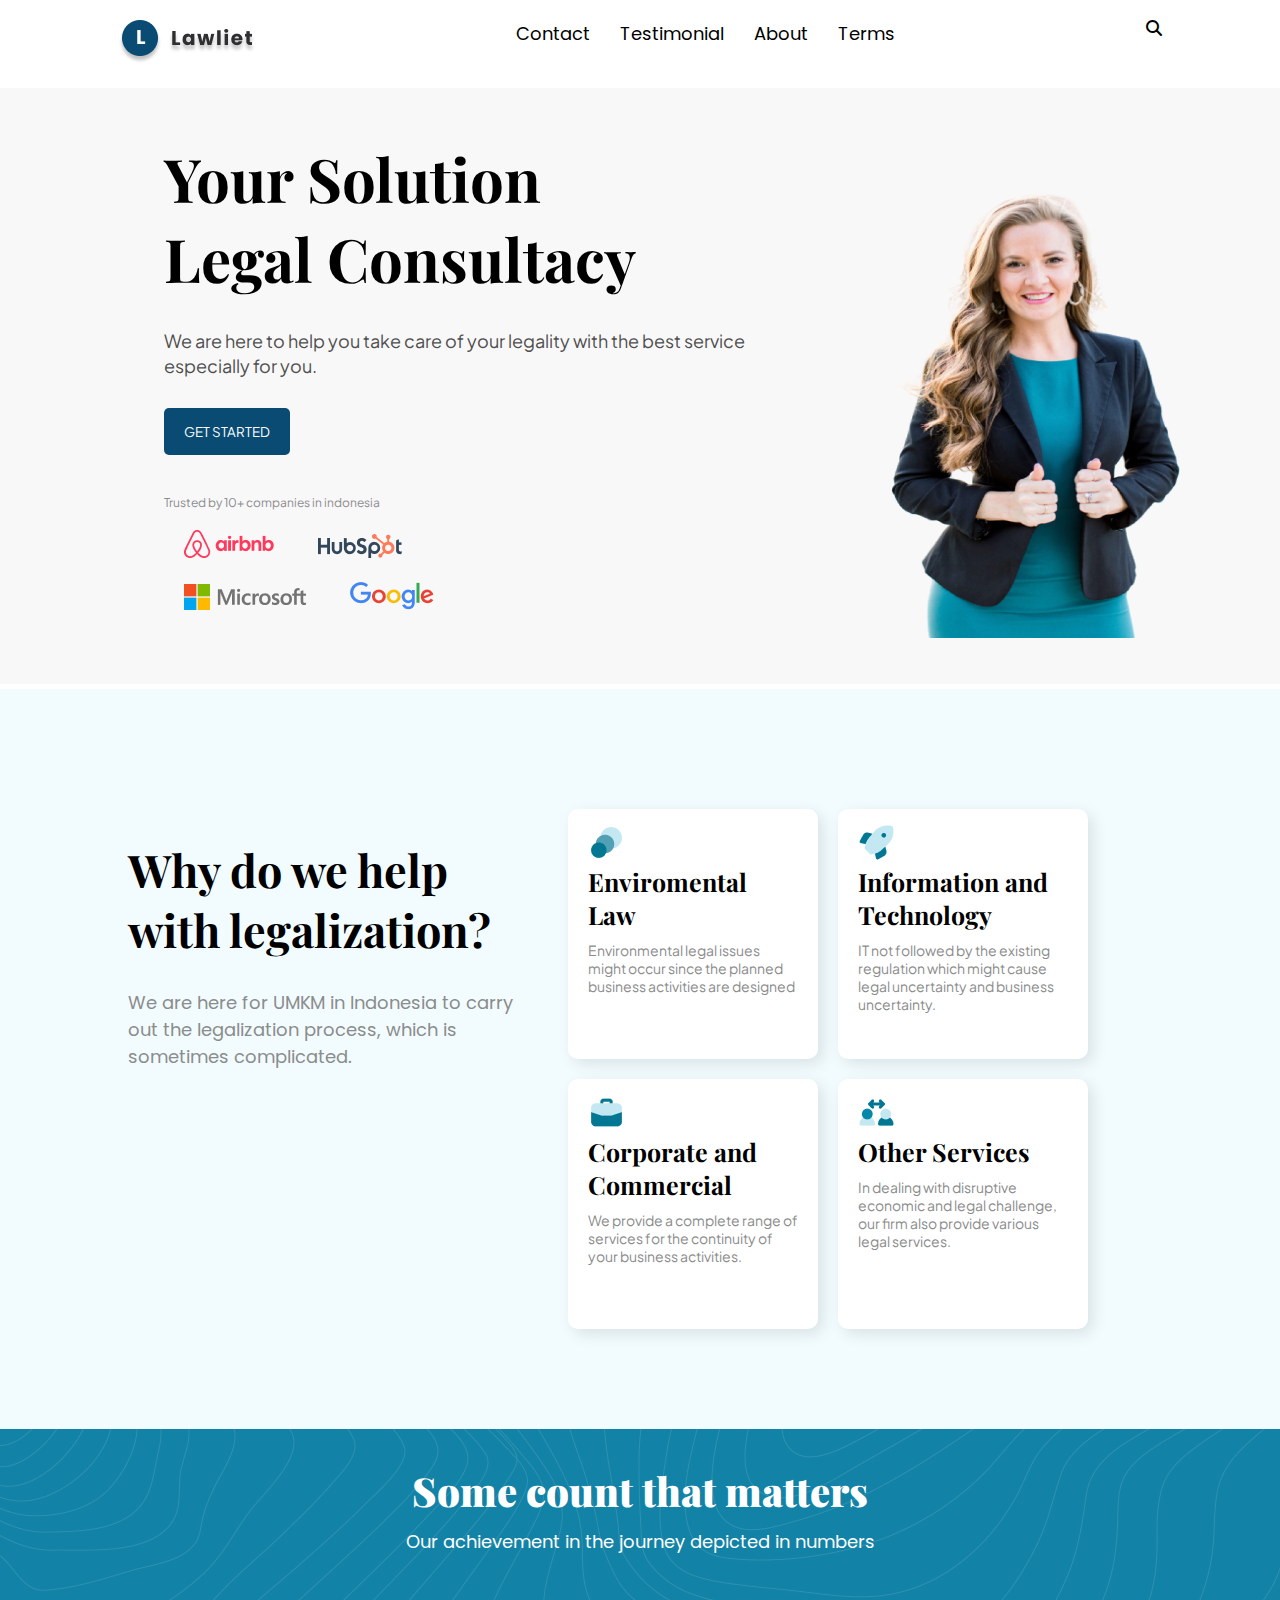
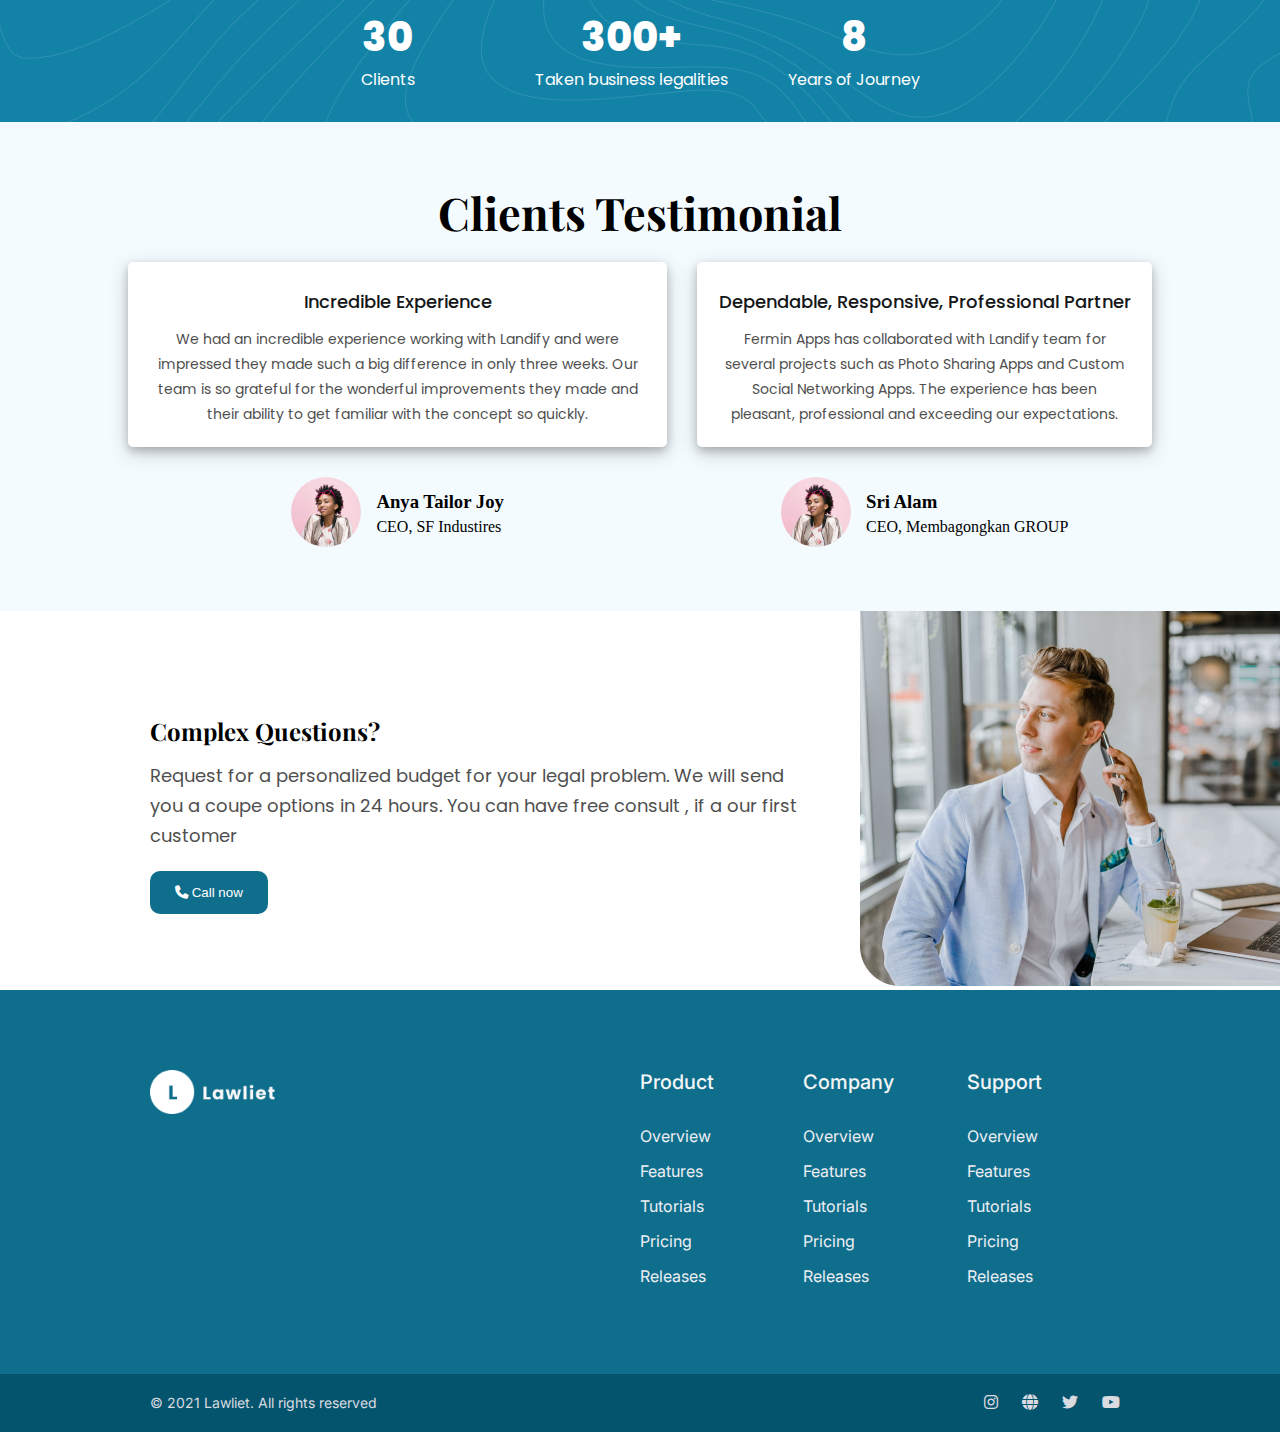
<file: index.html>
<!DOCTYPE html>
<html lang="en">
  <head>
    <meta charset="UTF-8" />
    <meta name="viewport" content="width=device-width, initial-scale=1.0" />
    <title>Lawliet Project</title>
    <!-- favicon  -->
    <link
      rel="shortcut icon"
      href="./images/Logo (1).png"
      type="image/x-icon"
    />
    <!-- css file link  -->
    <link rel="stylesheet" href="style.css" />
    <!-- font awesome  -->
    <link
      rel="stylesheet"
      href="https://cdnjs.cloudflare.com/ajax/libs/font-awesome/6.7.2/css/all.min.css"
      integrity="sha512-Evv84Mr4kqVGRNSgIGL/F/aIDqQb7xQ2vcrdIwxfjThSH8CSR7PBEakCr51Ck+w+/U6swU2Im1vVX0SVk9ABhg=="
      crossorigin="anonymous"
      referrerpolicy="no-referrer"
    />
    <!-- google fonts  -->
    <!-- Poppins -->
    <link rel="preconnect" href="https://fonts.googleapis.com" />
    <link rel="preconnect" href="https://fonts.gstatic.com" crossorigin />
    <link
      href="https://fonts.googleapis.com/css2?family=Poppins:ital,wght@0,100;0,200;0,300;0,400;0,500;0,600;0,700;0,800;0,900;1,100;1,200;1,300;1,400;1,500;1,600;1,700;1,800;1,900&display=swap"
      rel="stylesheet"
    />
    <!-- Playfair Display -->
    <link rel="preconnect" href="https://fonts.googleapis.com" />
    <link rel="preconnect" href="https://fonts.gstatic.com" crossorigin />
    <link
      href="https://fonts.googleapis.com/css2?family=Playfair+Display:ital,wght@0,400..900;1,400..900&display=swap"
      rel="stylesheet"
    />
    <!-- Plus Jakarta Sans font  -->
    <link rel="preconnect" href="https://fonts.googleapis.com" />
    <link rel="preconnect" href="https://fonts.gstatic.com" crossorigin />
    <link
      href="https://fonts.googleapis.com/css2?family=Plus+Jakarta+Sans:ital,wght@0,200..800;1,200..800&display=swap"
      rel="stylesheet"
    />
    <!-- inter font  -->
    <link rel="preconnect" href="https://fonts.googleapis.com" />
    <link rel="preconnect" href="https://fonts.gstatic.com" crossorigin />
    <link
      href="https://fonts.googleapis.com/css2?family=Inter:ital,opsz,wght@0,14..32,100..900;1,14..32,100..900&display=swap"
      rel="stylesheet"
    />
  </head>
  <body>
    <!-- header part start -->
    <div class="header-area">
      <div class="header">
        <div class="header-logo">
          <img src="./images/header-logo.png" alt="Logo" />
        </div>
        <div class="header-links">
          <ul class="header-item">
            <li><a href="/" class="header-items">Contact</a></li>
            <li><a href="/" class="header-items">Testimonial</a></li>
            <li><a href="/" class="header-items">About</a></li>
            <li><a href="/" class="header-items">Terms</a></li>
          </ul>
        </div>
        <div class="header-icon">
          <i class="fa-solid fa-magnifying-glass"></i>
        </div>
      </div>
    </div>
    <!-- header part end -->

    <!-- hero part start -->
    <div class="hero-area">
      <div class="hero">
        <div class="hero-text">
          <h1 class="hero-heading">
            Your Solution <br />
            Legal Consultacy
          </h1>
          <p class="hero-pera">
            We are here to help you take care of your legality with the best
            service especially for you.
          </p>
          <a href="/"><button class="hero-btn">GET STARTED</button></a>
          <!-- companis logo -->
          <div class="hero-company">
            <h4 class="company-title">Trusted by 10+ companies in indonesia</h4>
            <div class="company-logo">
              <img
                src="./images/Airbnb Logo.png"
                alt="Airbnb"
                class="company-img"
              />
              <img
                src="./images/Hubspot Logo.png"
                alt="Hubspot"
                class="company-img"
              />
              <img
                src="./images/Microsoft Logo.png"
                alt="Microsoft"
                class="company-img"
              />
              <img
                src="./images/Google Logo.png"
                alt="Google"
                class="company-img"
              />
            </div>
          </div>
        </div>
        <div class="hero-image-part">
          <img src="./images/hero-img.png" alt="Hero" class="hero-img" />
        </div>
      </div>
    </div>
    <!-- hero part end -->

    <!-- legalization part start -->
    <div class="legalization-area">
      <div class="legalization">
        <div class="legalization-text">
          <h2 class="legalization-heading">
            Why do we help <br />
            with legalization?
          </h2>
          <p class="legalization-pera">
            We are here for UMKM in Indonesia to carry out the legalization
            process, which is sometimes complicated.
          </p>
        </div>
        <div class="legalization-cart">
          <div class="legalization-cart-separate">
            <div class="legalization-cart-01">
              <img
                src="./images/Features/Circle Layer.png"
                alt="circle"
                class="legalization-icon"
              />
              <h3 class="legalization-cart-heading">Enviromental Law</h3>
              <p class="legalization-cart-pera">
                Environmental legal issues might occur since the planned
                business activities are designed
              </p>
            </div>
            <div class="legalization-cart-02">
              <img
                src="./images/Features/Bag.png"
                alt="bag"
                class="legalization-icon"
              />
              <h3 class="legalization-cart-heading">
                Corporate and Commercial
              </h3>
              <p class="legalization-cart-pera">
                We provide a complete range of services for the continuity of
                your business activities.
              </p>
            </div>
          </div>
          <div class="legalization-cart-separate">
            <div class="legalization-cart-03">
              <img
                src="./images/Features/Rocket.png"
                alt="rocker"
                class="legalization-icon"
              />
              <h3 class="legalization-cart-heading">
                Information and Technology
              </h3>
              <p class="legalization-cart-pera">
                IT not followed by the existing regulation which might cause
                legal uncertainty and business uncertainty.
              </p>
            </div>
            <div class="legalization-cart-04">
              <img
                src="./images/Features/User Arrows.png"
                alt="user"
                class="legalization-icon"
              />
              <h3 class="legalization-cart-heading">Other Services</h3>
              <p class="legalization-cart-pera">
                In dealing with disruptive economic and legal challenge, our
                firm also provide various legal services.
              </p>
            </div>
          </div>
        </div>
      </div>
    </div>
    <!-- legalization part end -->

    <!-- count part start  -->
    <div class="count-area">
      <div class="count">
        <div class="count-text">
          <h2 class="count-heading">Some count that matters</h2>
          <p class="count-pera">
            Our achievement in the journey depicted in numbers
          </p>
        </div>
        <div class="count-counting">
          <div class="count-counting-area">
            <div class="clients">
              <h3 class="clients-heading">30</h3>
              <p class="clients-pera">Clients</p>
            </div>
            <div class="clients-business">
              <h3 class="clients-business-heading">300+</h3>
              <p class="clients-business-pera">Taken business legalities</p>
            </div>
            <div class="clients-year">
              <h3 class="clients-year-heading">8</h3>
              <p class="clients-year-pera">Years of Journey</p>
            </div>
          </div>
        </div>
      </div>
    </div>
    <!-- count part end -->

    <!-- Clients Testimonial part start  -->
    <div class="testimonial-area">
      <div class="testimonial">
        <h2 class="testimonial-heading">Clients Testimonial</h2>
        <div class="testimonial-cards">
          <div class="testimonial-first-card">
            <div class="box">
              <div class="box-content">
                <h2 class="box-heading">Incredible Experience</h2>
                <p class="box-pera">
                  We had an incredible experience working with Landify and were
                  impressed they made such a big difference in only three weeks.
                  Our team is so grateful for the wonderful improvements they
                  made and their ability to get familiar with the concept so
                  quickly.
                </p>
              </div>
              <div class="box-author">
                <div class="box-author-image">
                  <img
                    src="./images/Features/owner-logo.png"
                    alt="author"
                    class="box-author-img"
                  />
                </div>
                <div class="box-author-content">
                  <h3 class="box-author-heading">Anya Tailor Joy</h3>
                  <p class="box-author-Occupation">CEO, SF Industires</p>
                </div>
              </div>
            </div>
          </div>
          <div class="testimonial-second-card">
            <div class="box">
              <div class="box-content">
                <h2 class="box-heading">
                  Dependable, Responsive, Professional Partner
                </h2>
                <p class="box-pera">
                  Fermin Apps has collaborated with Landify team for several
                  projects such as Photo Sharing Apps and Custom Social
                  Networking Apps. The experience has been pleasant,
                  professional and exceeding our expectations.
                </p>
              </div>
              <div class="box-author">
                <div class="box-author-image">
                  <img
                    src="./images/Features/owner-logo.png"
                    alt="author"
                    class="box-author-img"
                  />
                </div>
                <div class="box-author-content">
                  <h3 class="box-author-heading">Sri Alam</h3>
                  <p class="box-author-Occupation">CEO, Membagongkan GROUP</p>
                </div>
              </div>
            </div>
          </div>
        </div>
      </div>
    </div>
    <!-- Clients Testimonial part end -->

    <!-- question part start   -->
    <div class="question-area">
      <div class="question">
        <div class="question-text">
          <h2 class="question-heading">Complex Questions?</h2>
          <p class="question-pera">
            Request for a personalized budget for your legal problem. We will
            send you a coupe options in 24 hours. You can have free consult , if
            a our first customer
          </p>
          <button class="question-btn">
            <i class="fa-solid fa-phone"></i> Call now
          </button>
        </div>
        <div class="question-image">
          <img src="./images/Group 30.png" alt="Image" class="question-img" />
        </div>
      </div>
    </div>
    <!-- question part end  -->
  </body>

  <!-- about part start  -->
  <div class="about-area">
    <div class="about">
      <div class="about-logo">
        <img
          src="./images/Features/Logo (1).png"
          alt="logo"
          class="about-logo-img"
        />
      </div>
      <div class="about-product">
        <h6 class="about-product-heading">Product</h6>
        <ul class="product-item">
          <li class="product-items">Overview</li>
          <li class="product-items">Features</li>
          <li class="product-items">Tutorials</li>
          <li class="product-items">Pricing</li>
          <li class="product-items">Releases</li>
        </ul>
      </div>
      <div class="about-company">
        <h6 class="about-company-heading">Company</h6>
        <ul class="company-item">
          <li class="Company-items">Overview</li>
          <li class="Company-items">Features</li>
          <li class="Company-items">Tutorials</li>
          <li class="Company-items">Pricing</li>
          <li class="Company-items">Releases</li>
        </ul>
      </div>
      <div class="about-support">
        <h6 class="about-support-heading">Support</h6>
        <ul class="Support-item">
          <li class="Support-items">Overview</li>
          <li class="Support-items">Features</li>
          <li class="Support-items">Tutorials</li>
          <li class="Support-items">Pricing</li>
          <li class="Support-items">Releases</li>
        </ul>
      </div>
    </div>
  </div>
  <!-- about part end -->

  <!-- footer part start  -->
  <div class="footer-area">
    <div class="footer">
      <div class="footer-text">
        <p class="footer-pera">© 2021 Lawliet. All rights reserved</p>
      </div>
      <div class="footer-icons">
        <i class="fa-brands fa-instagram"></i>
        <i class="fa-solid fa-globe"></i>
        <i class="fa-brands fa-twitter"></i>
        <i class="fa-brands fa-youtube"></i>
      </div>
    </div>
  </div>
  <!-- footer part end -->
</html>
</file>
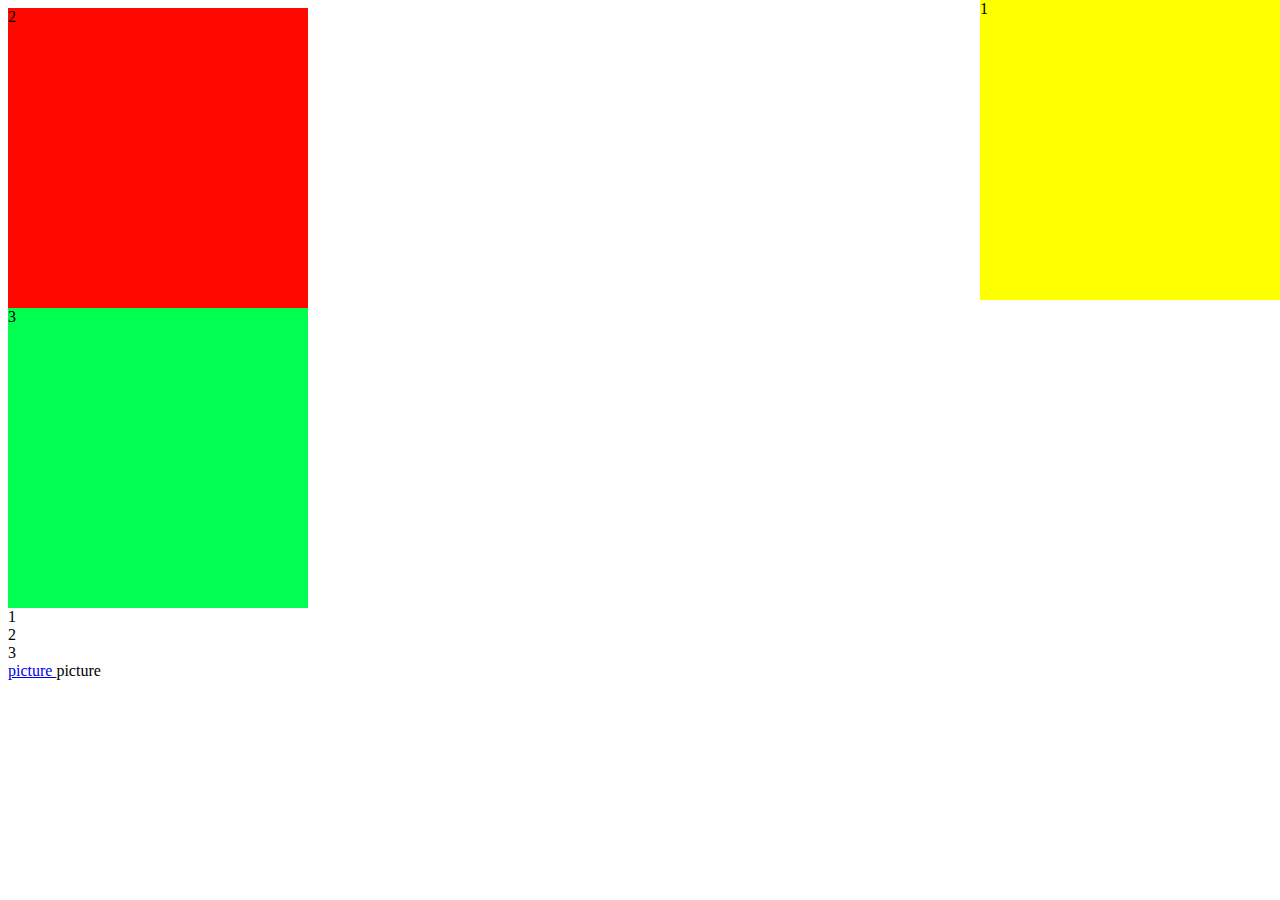
<file: position.html>
<!DOCTYPE html>
<html lang="en">
<head>
    <meta charset="UTF-8">
    <meta name="viewport" content="width=device-width, initial-scale=1.0">
    <title>Position</title>
    <style>
        .box-1{
            height: 300px;
            width: 300px;
            background-color: yellow;
            position: absolute;
            right: 0px;
            top: 0px;
        }
        .box-2{
            height: 300px;
            width: 300px;
            background-color: rgb(255, 8, 0);
        }
        .box-3{
            height: 300px;
            width: 300px;
            background-color: rgb(0, 255, 81);
        }
        a[href="./images/Airbnb Logo.png"]{
            color: red;
        }
    </style>
</head>
<body>
    <div class="box-1">1</div>
    <div class="box-2">2</div>
    <div class="box-3">3</div>
    <div class="perent">
        <div class="box-01">1</div>
        <div class="box-02">2</div>
        <div class="box-03">3</div>
    </div>

    <a href="https://www.google.com/">
        picture
    </a>
    <a>picture</a>
</body>
</html>
</file>
<file: style.css>
* {
  margin: 0;
  padding: 0;
  box-sizing: border-box;
}

.container {
  max-width: 1170px;
  padding: 0px 15px;
  margin: 0 auto;
}

/* header part start  */
.header-area {
  margin: 20px 0px;
}

.header {
  display: flex;
  justify-content: space-around;
}

.header-item {
  display: flex;
}

.header-item .header-items {
  padding: 0px 15px;
  text-decoration: none;
  font-size: 18px;
  color: black;
  font-family: "Poppins", sans-serif;
}
.header-links .header-item {
  list-style: none;
}

/* header part end  */

/* Body part start  */
.hero-area {
  background-color: #f9f8f9;
}

.hero {
  display: flex;
  margin: 5px 5%;
}

.hero-text {
  margin: 50px 100px;
}

.hero-heading {
  font-family: "Playfair Display", serif;
  font-size: 30px;
  font-weight: 600;
}

.hero-pera {
  font-size: 18px;
  line-height: 25px;
  margin: 30px 0px;
  font-family: "Plus Jakarta Sans", sans-serif;
  color: #4f4f4f;
}

.hero-btn {
  padding: 15px 20px;
  border-radius: 5px;
  background-color: #094b72;
  border: none;
  color: white;
  font-family: "Plus Jakarta Sans", sans-serif;
  margin-bottom: 40px;
}

.hero-heading {
  font-family: "Playfair Display", serif;
  font-size: 60px;
  font-weight: 700;
}

.hero-img {
  height: 550px;
  width: 340px;
  margin: 0 10px;
}

.company-title {
  font-family: "Plus Jakarta Sans", sans-serif;
  font-weight: 400;
  font-size: 12px;
  margin-bottom: 10px;
  color: #8b8c8c;
}

.company-logo {
  width: 300px;
  margin-bottom: 10px;
}

.company-img {
  padding: 10px 20px;
}
/* Body part end */

/* legalization part start  */
.legalization-area {
  background-color: #f2fcff;
}
.legalization {
  display: flex;
  padding: 100px 10%;
}

.legalization-text {
  padding: 50px 30px 0px 0px;
}

.legalization-heading {
  font-size: 45px;
  font-weight: 700;
  font-family: "Playfair Display", serif;
  margin-bottom: 30px;
}

.legalization-pera {
  font-size: 18px;
  color: #8b8c8c;
  font-family: "Poppins", sans-serif;
  width: 400px;
}

.legalization-cart {
  background-color: #f2fcff;
  opacity: 10px;
  display: flex;
}

.legalization-cart-separate {
  padding: 0px 10px;
}
.legalization-cart-01 {
  width: 250px;
  height: 250px;
  background-color: hsl(0, 0%, 100%);
  padding: 15px 20px;
  border-radius: 10px;
  box-shadow: 5px 5px 15px rgba(0, 0, 0, 0.1);
  margin: 20px 0px;
}

.legalization-cart-02 {
  width: 250px;
  height: 250px;
  background-color: hsl(0, 0%, 100%);
  padding: 15px 20px;
  border-radius: 10px;
  box-shadow: 5px 5px 15px rgba(0, 0, 0, 0.1);
}

.legalization-cart-03 {
  width: 250px;
  height: 250px;
  background-color: hsl(0, 0%, 100%);
  padding: 15px 20px;
  border-radius: 10px;
  box-shadow: 5px 5px 15px rgba(0, 0, 0, 0.1);
  margin: 20px 0px;
}

.legalization-cart-04 {
  width: 250px;
  height: 250px;
  background-color: hsl(0, 0%, 100%);
  padding: 15px 20px;
  border-radius: 10px;
  box-shadow: 5px 5px 15px rgba(0, 0, 0, 0.1);
}

.legalization-cart-heading {
  font-family: "Playfair Display", serif;
  font-size: 25px;
  font-weight: 700;
}

.legalization-cart-pera {
  font-family: "Plus Jakarta Sans", sans-serif;
  font-weight: 400;
  font-size: 14px;
  margin-top: 10px;
  color: #8b8c8c;
}
/* legalization part end */

/* count part start  */
.count {
  background-image: url("./images/BG.png");
}

.count-heading {
  font-size: 40px;
  font-family: "Playfair Display", serif;
  font-weight: 900;
  color: white;
  text-align: center;
  justify-content: center;
  align-items: center;
  padding-top: 35px;
  padding-bottom: 10px;
}

.count-pera {
  font-size: 18px;
  font-family: "Poppins", sans-serif;
  font-weight: 400;
  color: white;
  text-align: center;
  justify-content: center;
  align-items: center;
  line-height: 30px;
}

.count-counting-area {
  display: flex;
  align-items: center;
  justify-content: center;
  text-align: center;
}

.clients {
  padding: 50px 60px 30px 0px;
}

.clients-business {
  padding: 50px 60px 30px 60px;
}

.clients-year {
  padding: 50px 0px 30px 0px;
}

.clients-heading,
.clients-business-heading,
.clients-year-heading {
  font-size: 40px;
  font-family: "Poppins", sans-serif;
  font-weight: 800;
  color: white;
}

.clients-pera,
.clients-business-pera,
.clients-year-pera {
  font-size: 16px;
  font-family: "Poppins", sans-serif;
  font-weight: 400;
  color: white;
}
/* count part end */

/* clients testimonial part start  */
.testimonial-area {
  padding: 60px 10%;
  margin: 0 auto;
  background-color: rgba(244, 251, 255, 1);
}

.testimonial-heading {
  font-size: 45px;
  font-weight: 700;
  font-family: "Playfair Display", serif;
  line-height: 60px;
  text-align: center;
  padding-bottom: 20px;
}

.testimonial-cards {
  display: flex;
  gap: 30px;
}
.box-content {
  background-color: rgba(255, 255, 255, 1);
  box-shadow: 0 4px 8px 0 rgba(0, 0, 0, 0.2), 0 6px 20px 0 rgba(0, 0, 0, 0.19);
  border-radius: 5px;
}

.box-heading {
  font-size: 18px;
  font-weight: 500;
  font-family: "Poppins", sans-serif;
  color: rgba(21, 22, 23, 1);
  text-align: center;
  line-height: 40px;
  padding-top: 20px;
}

.box-pera {
  font-size: 14px;
  font-weight: 400;
  color: rgba(79, 79, 79, 1);
  font-family: "Poppins", sans-serif;
  text-align: center;
  line-height: 25px;
  padding: 5px 25px 20px 25px;
}

.box-author {
  display: flex;
  align-items: center;
  justify-content: center;
  gap: 15px;
  padding-top: 30px;
}

.box-author-img {
  border-radius: 50%;
  width: 70px;
}

.box-author-content {
  align-items: center;
  justify-content: center;
  line-height: 25px;
}
/*clients testimonial part end */

/* question part start */
.question-text {
  margin: 90px 40px 20px 150px;
}

.question {
  display: flex;
}

.question-heading {
  font-family: 120px;
  font-family: "Playfair Display", serif;
  line-height: 60px;
  font-weight: 700;
}

.question-pera {
  font-size: 18px;
  font-weight: 400;
  line-height: 30px;
  font-family: "Poppins", sans-serif;
  color: #4f4f4f;
}

.question-btn {
  background-color: rgba(15, 110, 140, 1);
  padding: 14px 25px;
  border-radius: 10px;
  border: none;
  color: white;
  cursor: pointer;
  margin-top: 20px;
}

/* question part end */

/* about part start */
.about-area {
  padding: 80px 150px;
  background-color: rgba(15, 110, 140, 1);
}
.about {
  display: flex;
}

.about-logo {
  flex: 6;
}
.about-product {
  flex: 2;
}
.about-company {
  flex: 2;
}
.about-support {
  flex: 2;
}

.about-logo-img {
  width: 130px;
}

.about-product-heading,
.about-company-heading,
.about-support-heading {
  color: rgba(244, 245, 247, 1);
  font-size: 20px;
  font-weight: 500;
  font-family: "Inter", sans-serif;
  padding-bottom: 25px;
}

.product-item,
.company-item,
.Support-item {
  list-style-type: none;
  padding: 0px;
  margin: 0px;
}

.product-items,
.Company-items,
.Support-items {
  color: rgba(238, 239, 244, 1);
  line-height: 35px;
  font-size: 16px;
  font-weight: 400;
  font-family: "Inter", sans-serif;
}
/* about part end */

/* footer part start  */
.footer-area {
  padding: 20px 150px;
  background-color: rgba(5, 84, 109, 1);
}

.footer {
  display: flex;
  justify-content: space-between;
}
.footer-pera {
  color: rgba(217, 219, 225, 1);
  font-size: 14px;
  font-weight: 400;
  font-family: "Inter", sans-serif;
}
.footer-icons > i {
  color: rgba(217, 219, 225, 1);
  padding: 0px 10px;
}
/* footer part end */
</file>
